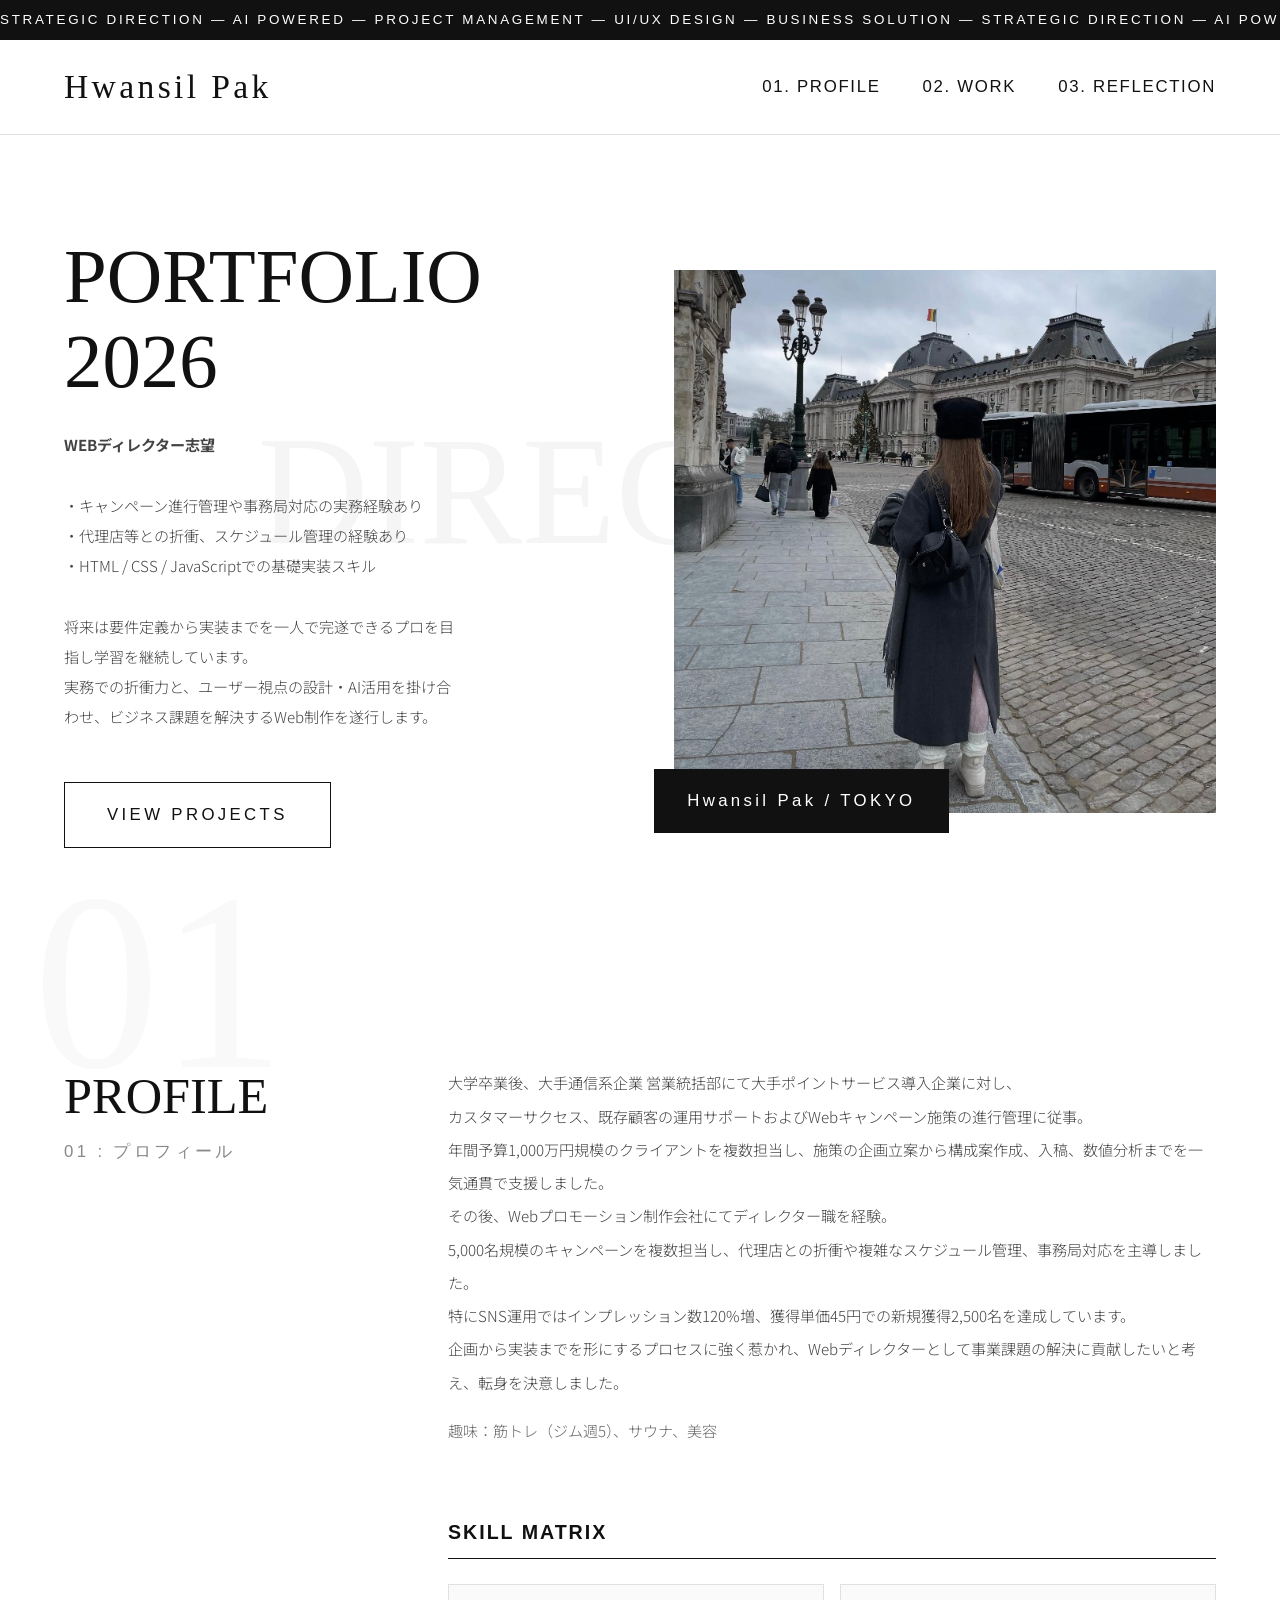
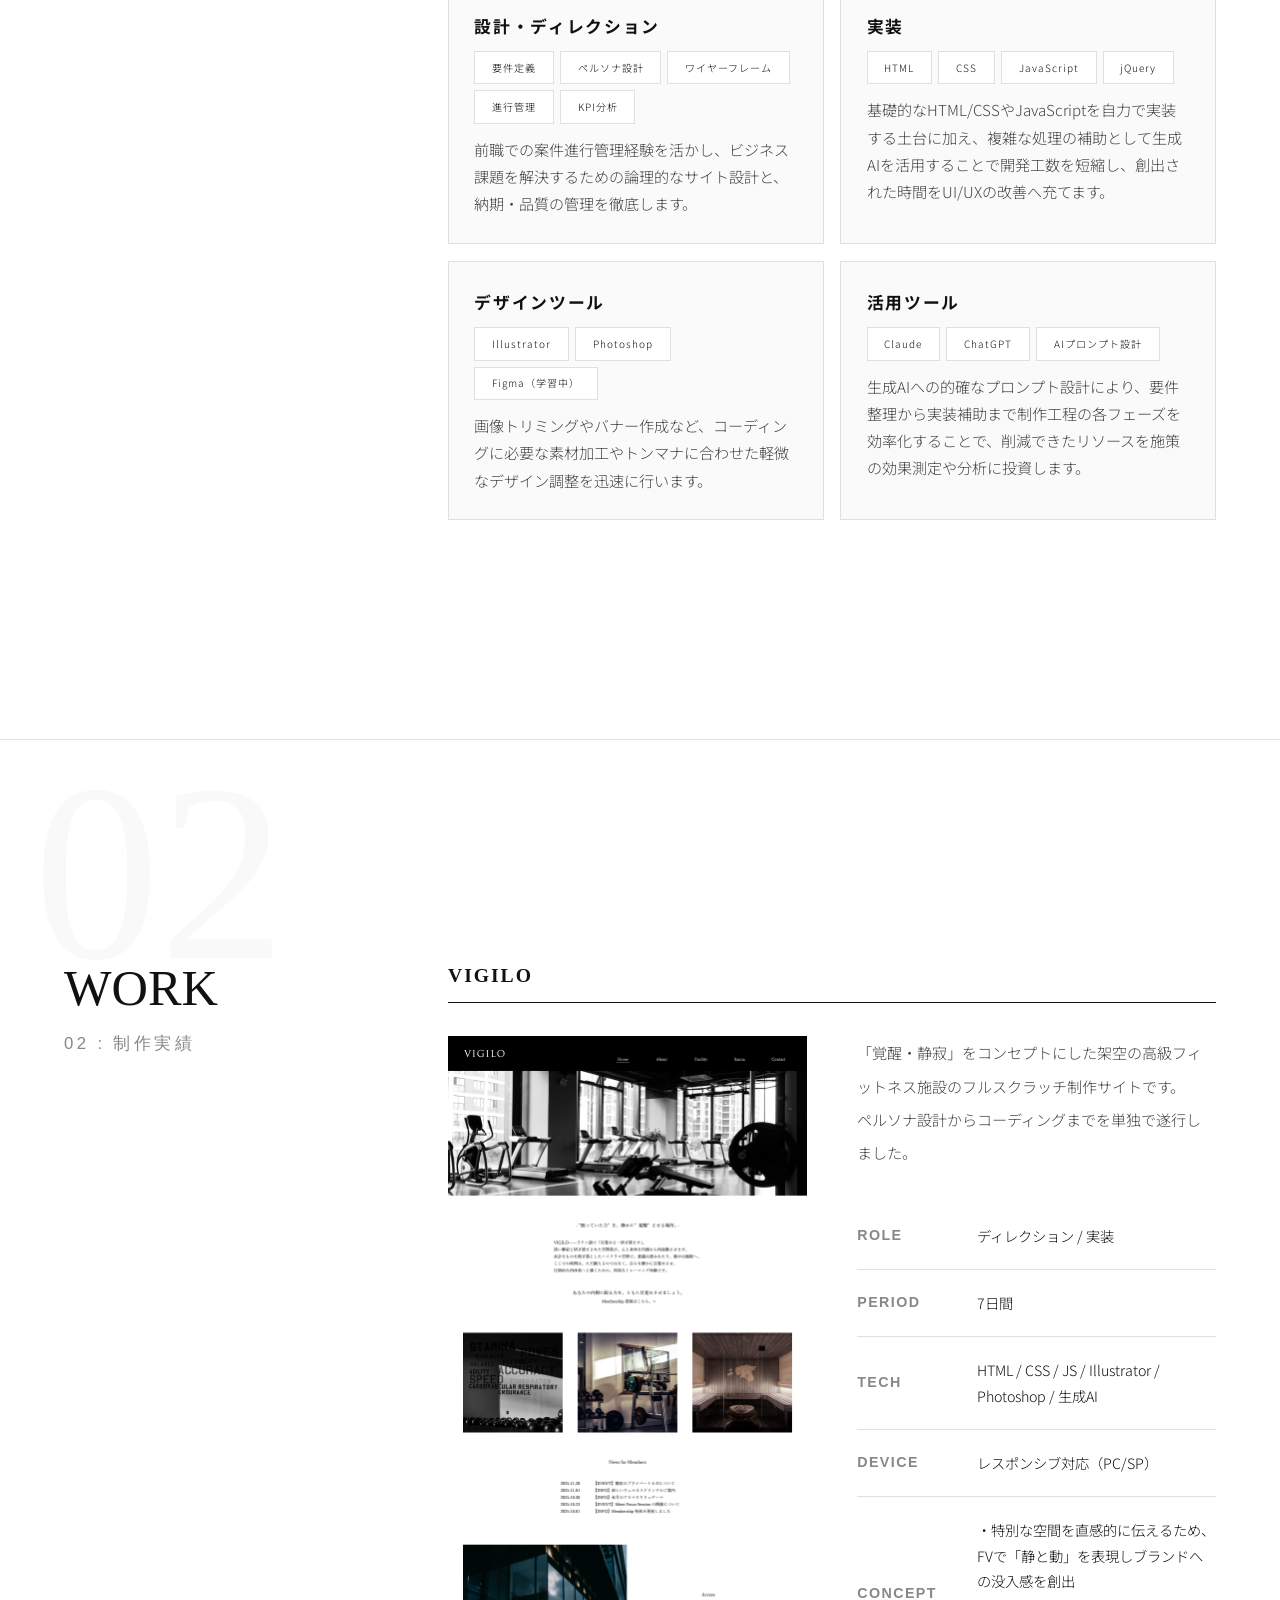
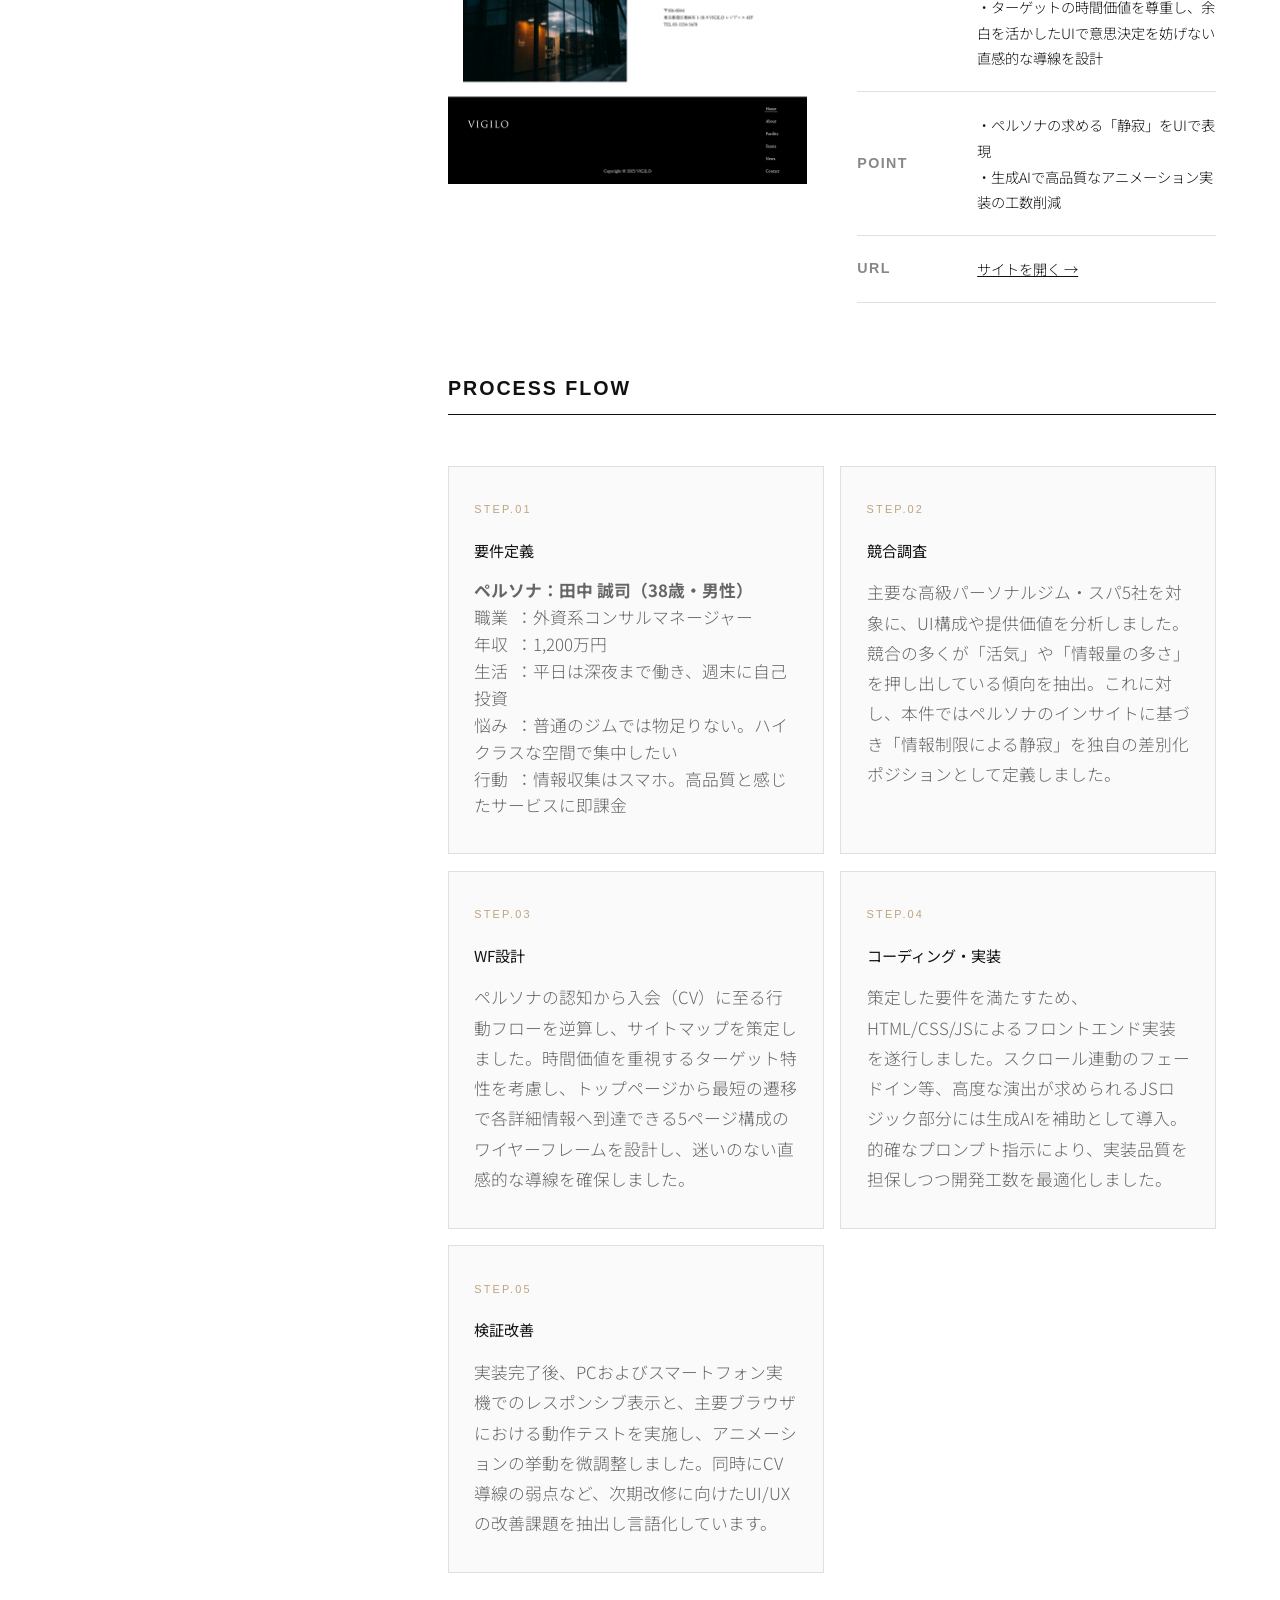
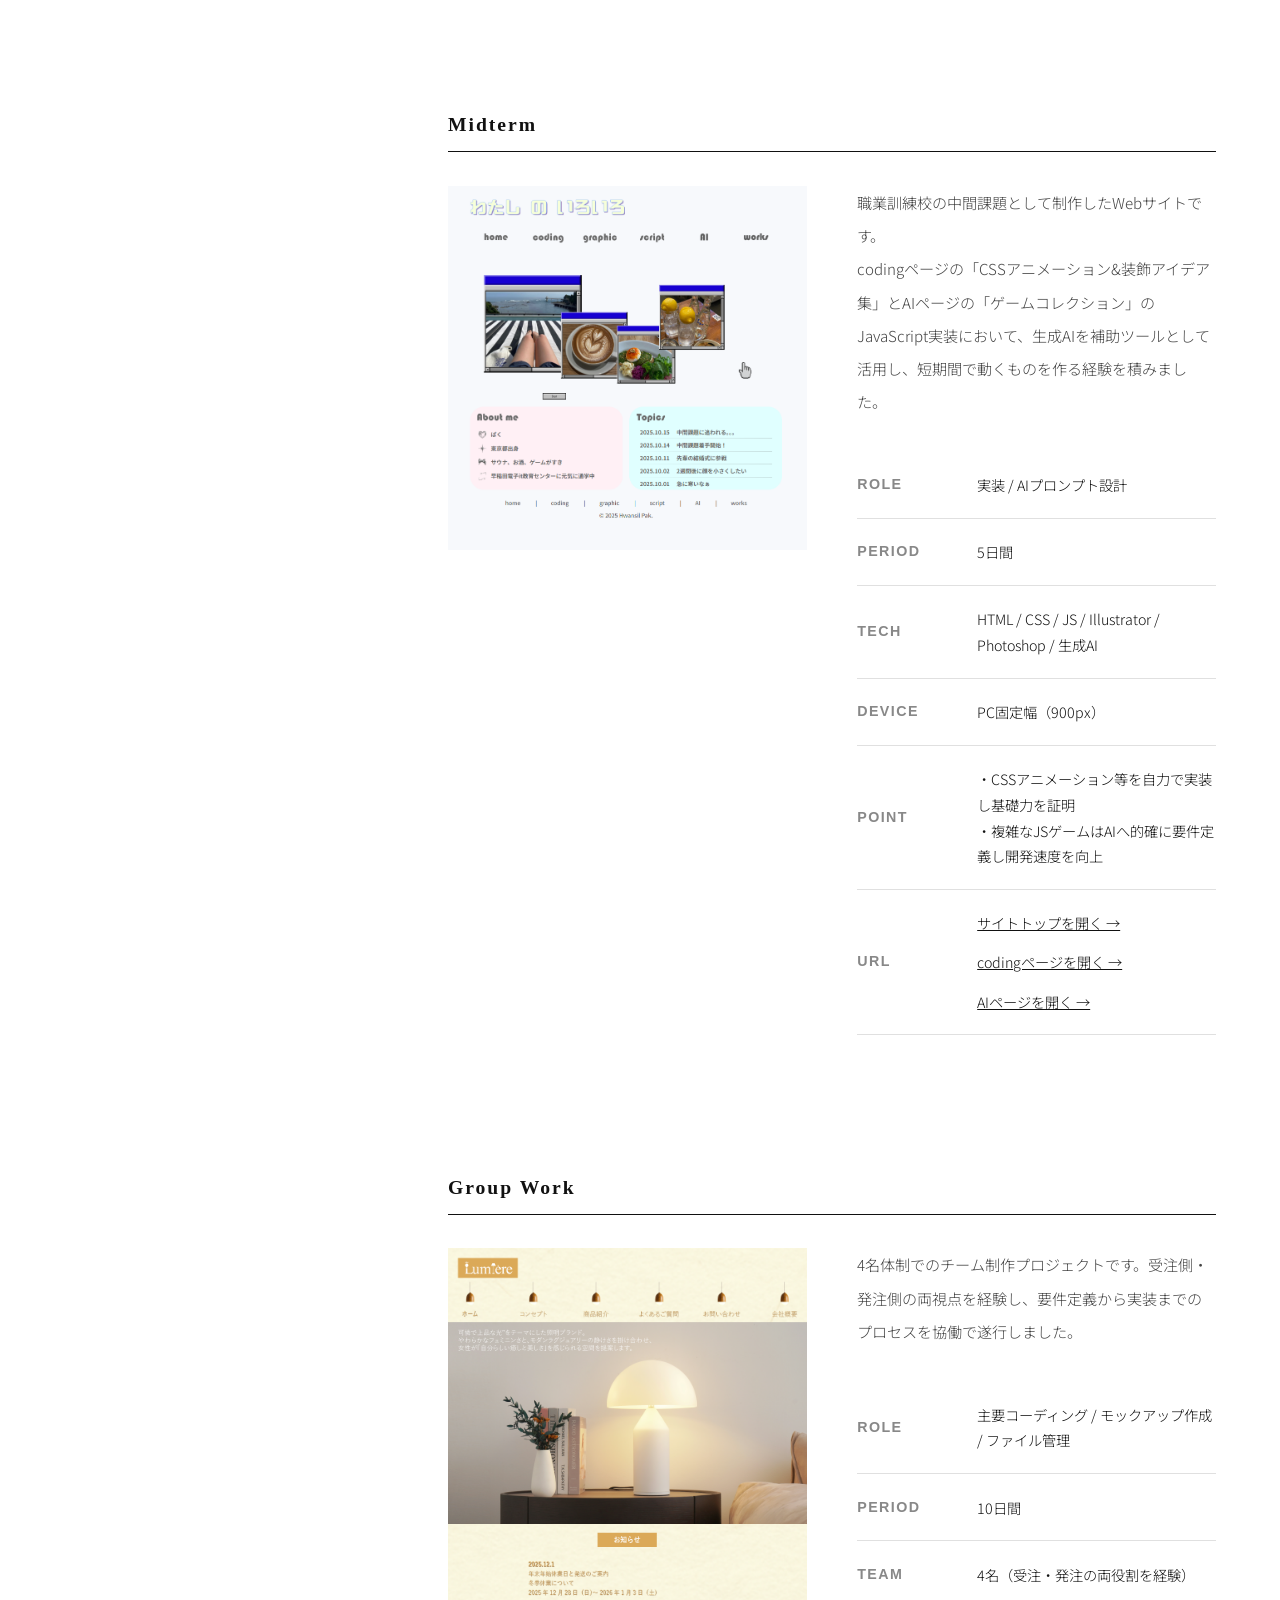
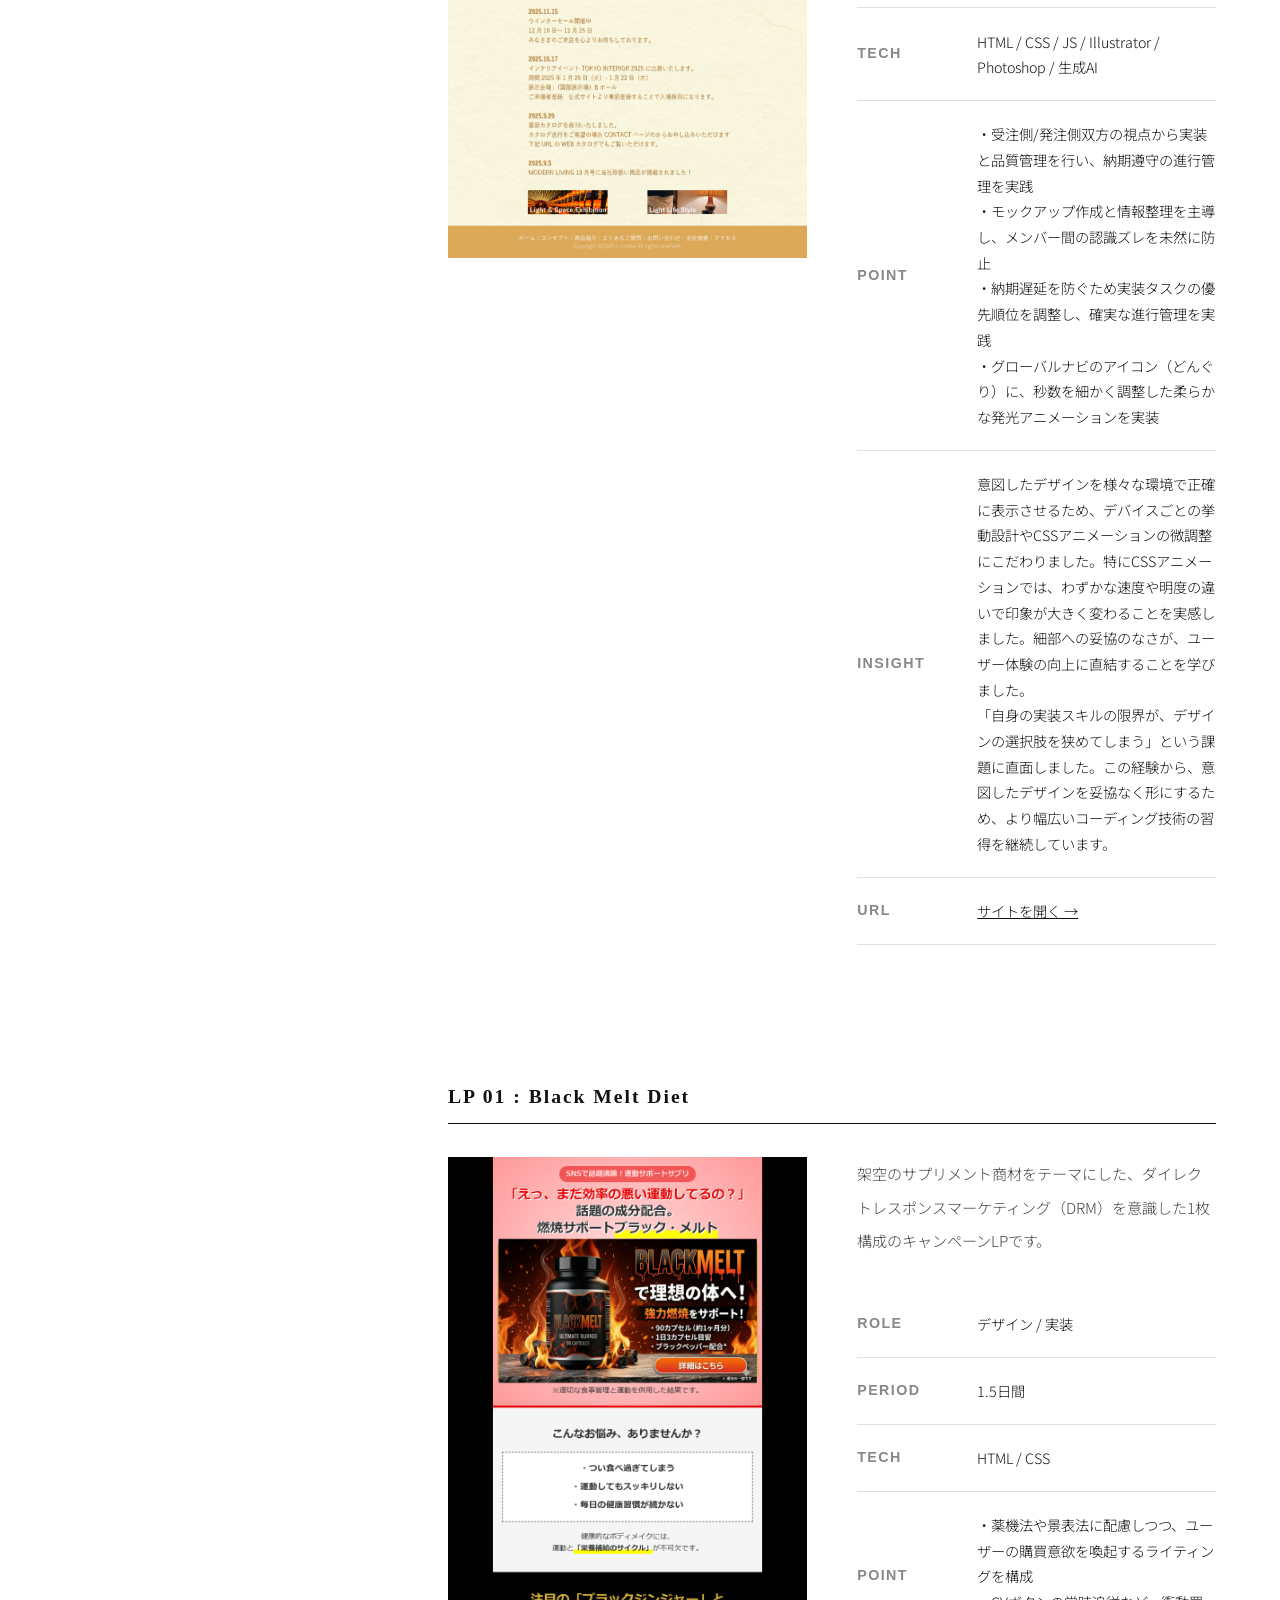
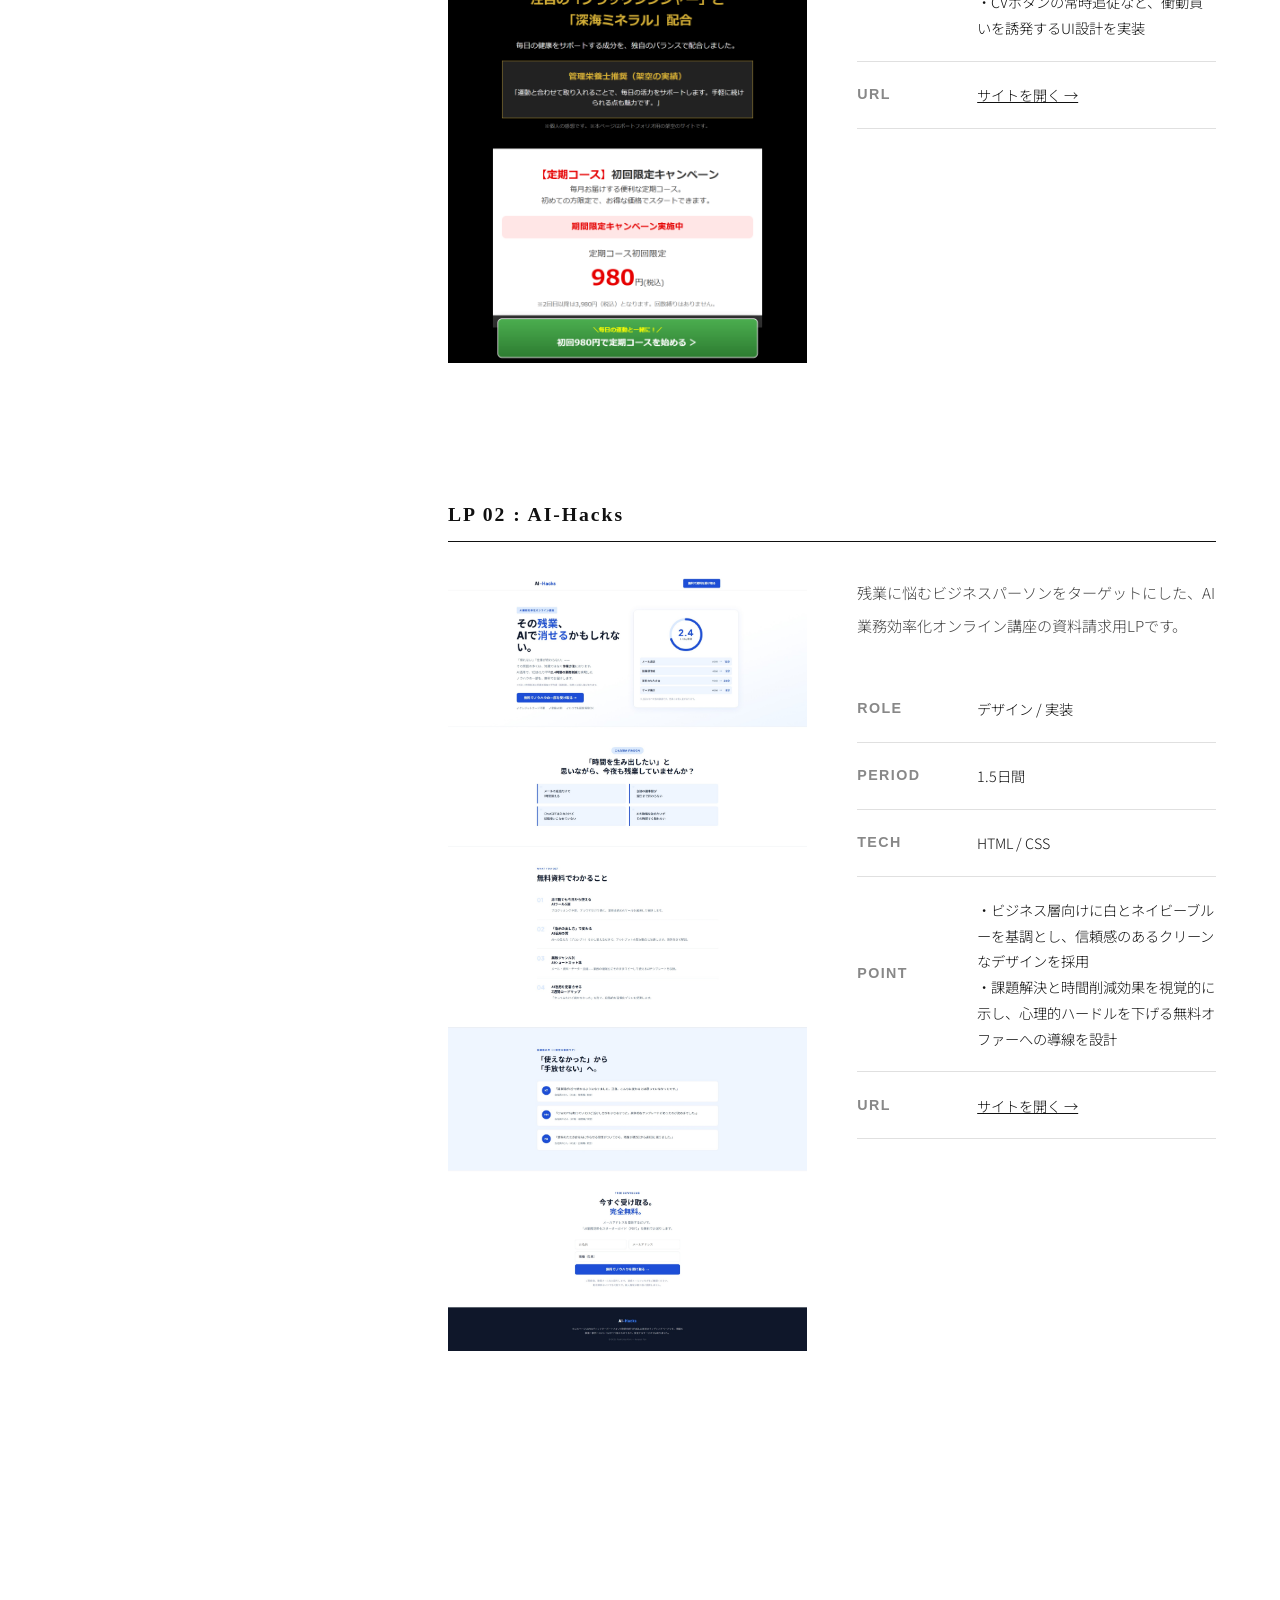
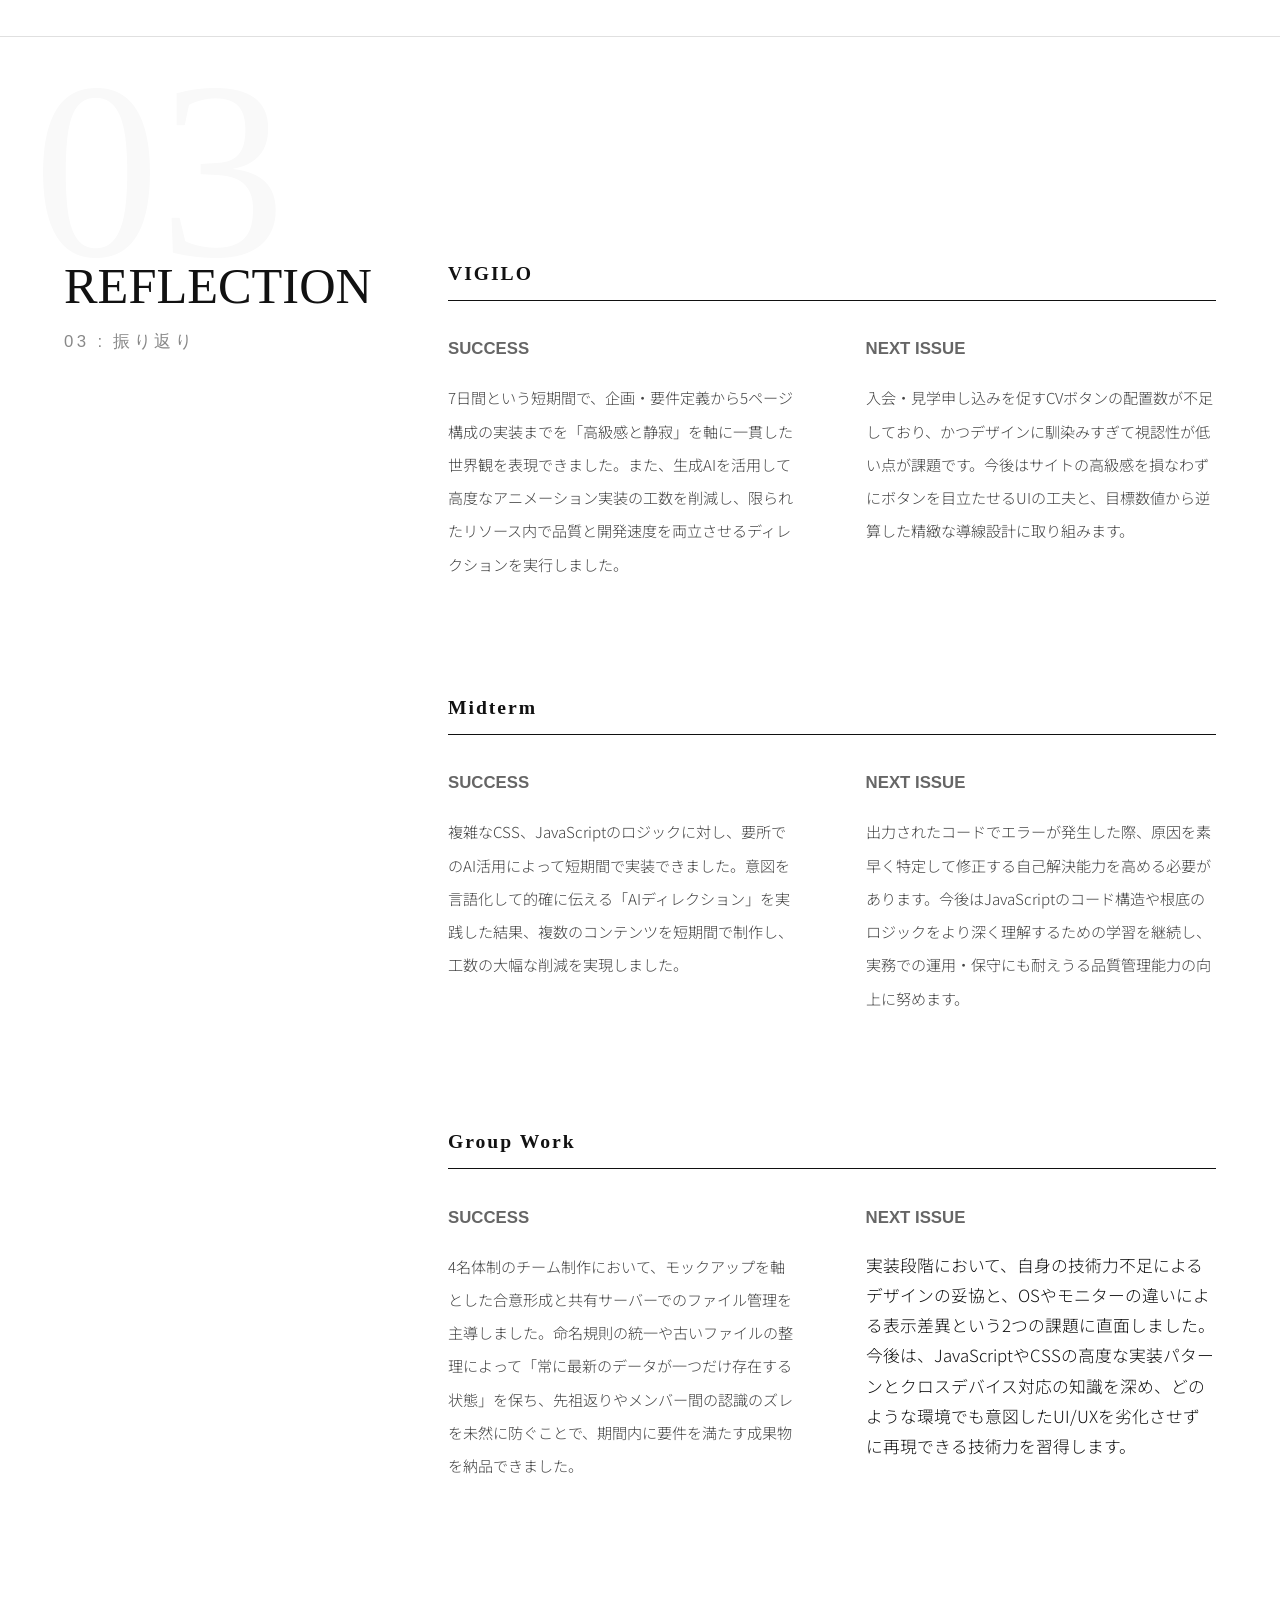
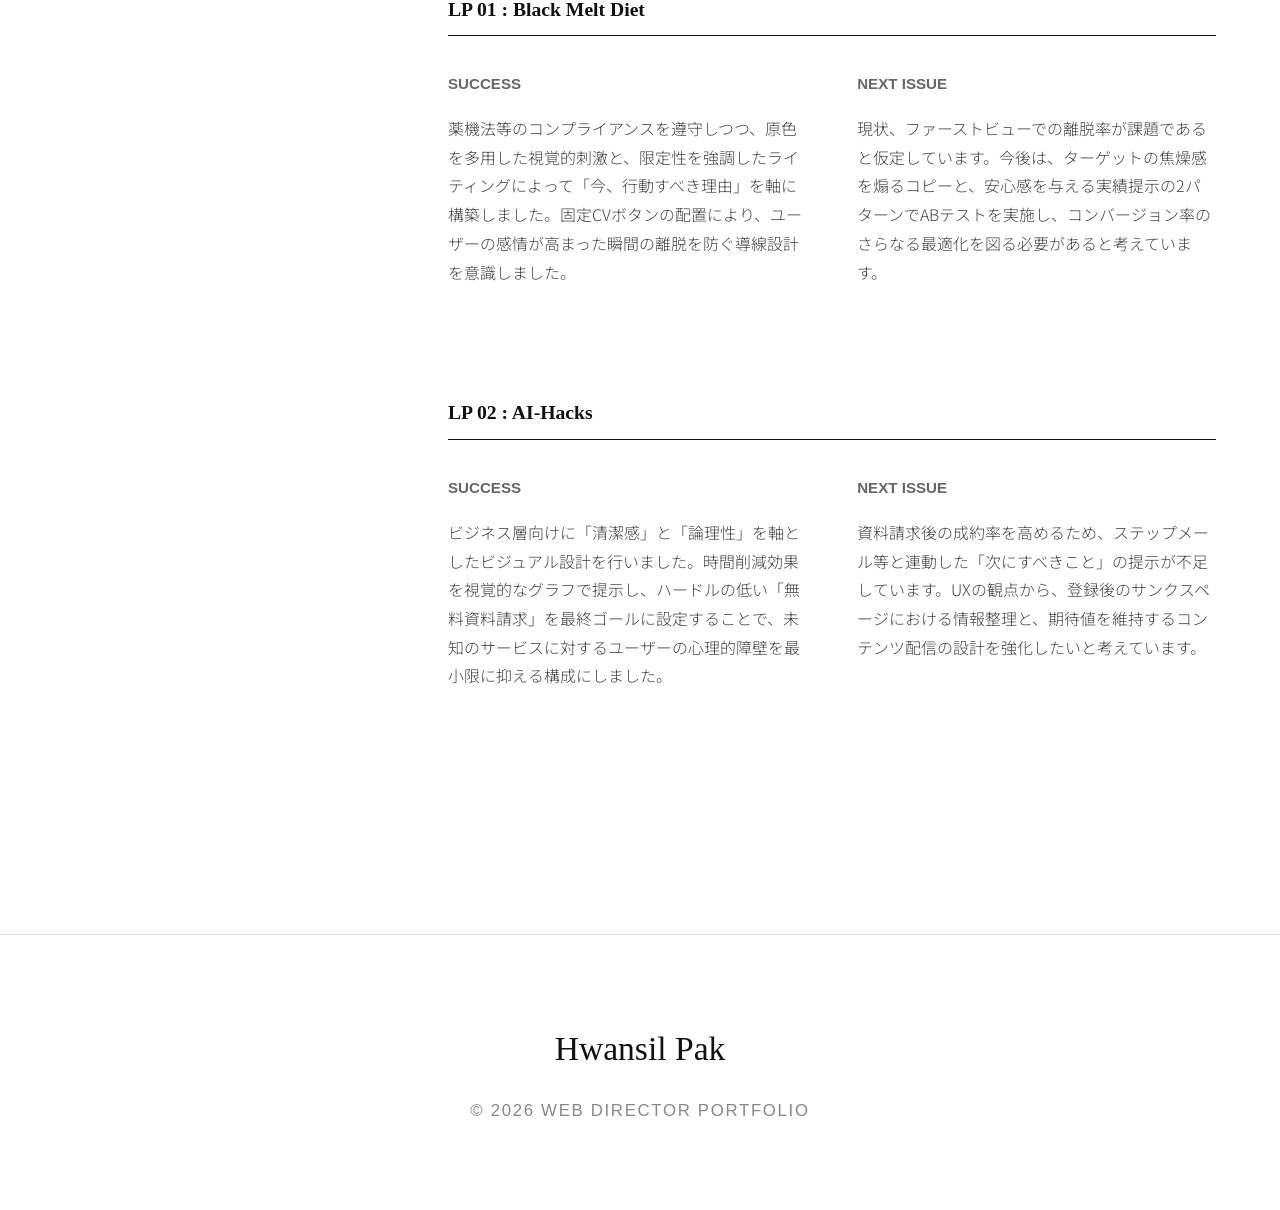
<file: index.html>
<!DOCTYPE html>
<html lang="ja">
<head>
<meta charset="UTF-8">
<meta name="viewport" content="width=device-width, initial-scale=1.0">
<title>Hwansil Pak | WEB Director Portfolio</title>
<link rel="stylesheet" href="style.css">
</head>
<body>

<div class="marquee-container">
  <div class="marquee-text">
    STRATEGIC DIRECTION — AI POWERED — PROJECT MANAGEMENT — UI/UX DESIGN — BUSINESS SOLUTION — 
    STRATEGIC DIRECTION — AI POWERED — PROJECT MANAGEMENT — UI/UX DESIGN — BUSINESS SOLUTION — 
  </div>
</div>

<nav>
  <a href="#" class="nav-logo en-serif">Hwansil Pak</a>
  <ul class="nav-links en-sans">
    <li><a href="#keyword01">01. Profile</a></li>
    <li><a href="#keyword02">02. Work</a></li>
    <li><a href="#keyword03">03. Reflection</a></li>
  </ul>
</nav>

<section class="hero">
  <div class="hero-bg-text en-serif">DIRECTOR</div>
  <div class="hero-grid">
    <div class="hero-left">
      <h1 class="en-serif">PORTFOLIO<br>2026</h1>
      <p style="margin-bottom: 3rem; line-height: 2;">
        <strong>WEBディレクター志望</strong><br><br>
        ・キャンペーン進行管理や事務局対応の実務経験あり<br>
        ・代理店等との折衝、スケジュール管理の経験あり<br>
        ・HTML / CSS / JavaScriptでの基礎実装スキル<br><br>
        将来は要件定義から実装までを一人で完遂できるプロを目指し学習を継続しています。<br>
        実務での折衝力と、ユーザー視点の設計・AI活用を掛け合わせ、ビジネス課題を解決するWeb制作を遂行します。
      </p>
      <a href="#keyword02" class="hero-btn en-sans">View Projects</a>
    </div>
    <div class="hero-right">
      <div class="img-placeholder">
        <img src="images/profile.jpg" alt="profileimage">
      </div>
      <div class="hero-tag en-sans">Hwansil Pak / TOKYO</div>
    </div>
  </div>
</section>

<section class="fashion-sec" id="keyword01">
  <div class="bg-num en-serif">01</div>
  <div class="sec-inner">
    <div class="sec-title">
      <h2 class="en-serif">PROFILE</h2>
      <span class="en-sans">01 : プロフィール</span>
    </div>
    
    <div>
      <div style="margin-bottom: 4rem;">
        <p class="phil-text">
          大学卒業後、大手通信系企業 営業統括部にて大手ポイントサービス導入企業に対し、<br>
          カスタマーサクセス、既存顧客の運用サポートおよびWebキャンペーン施策の進行管理に従事。<br>
          年間予算1,000万円規模のクライアントを複数担当し、施策の企画立案から構成案作成、入稿、数値分析までを一気通貫で支援しました。<br>
          その後、Webプロモーション制作会社にてディレクター職を経験。<br>
          5,000名規模のキャンペーンを複数担当し、代理店との折衝や複雑なスケジュール管理、事務局対応を主導しました。<br>
          特にSNS運用ではインプレッション数120%増、獲得単価45円での新規獲得2,500名を達成しています。<br>
          企画から実装までを形にするプロセスに強く惹かれ、Webディレクターとして事業課題の解決に貢献したいと考え、転身を決意しました。<br>
          <span style="display:block; margin-top:1em; color:#666;">趣味：筋トレ（ジム週5）、サウナ、美容</span>
        </p>
      </div>
      
      <div>
        <h3 class="en-sans" style="letter-spacing: 0.1em; border-bottom: 1px solid var(--ink); padding-bottom: 0.5rem;">SKILL MATRIX</h3>
        <div style="display:grid; grid-template-columns: repeat(auto-fit, minmax(280px, 1fr)); gap:1rem; margin-top:1.5rem;">

          <div class="process-box" style="padding:1.5rem;">
            <p style="font-weight:bold; letter-spacing:0.1em; margin:0 0 10px; color:var(--ink);">設計・ディレクション</p>
            <div style="display:flex; flex-wrap:wrap; gap:6px; margin-bottom:12px;">
              <span class="chip">要件定義</span>
              <span class="chip">ペルソナ設計</span>
              <span class="chip">ワイヤーフレーム</span>
              <span class="chip">進行管理</span>
              <span class="chip">KPI分析</span>
            </div>
            <p class="phil-text" style="line-height:1.8; margin:0;">
              前職での案件進行管理経験を活かし、ビジネス課題を解決するための論理的なサイト設計と、納期・品質の管理を徹底します。
            </p>
          </div>

          <div class="process-box" style="padding:1.5rem;">
            <p style="font-weight:bold; letter-spacing:0.1em; margin:0 0 10px; color:var(--ink);">実装</p>
            <div style="display:flex; flex-wrap:wrap; gap:6px; margin-bottom:12px;">
              <span class="chip">HTML</span>
              <span class="chip">CSS</span>
              <span class="chip">JavaScript</span>
              <span class="chip">jQuery</span>
            </div>
            <p class="phil-text" style="line-height:1.8; margin:0;">
              基礎的なHTML/CSSやJavaScriptを自力で実装する土台に加え、複雑な処理の補助として生成AIを活用することで開発工数を短縮し、創出された時間をUI/UXの改善へ充てます。
            </p>
          </div>

          <div class="process-box" style="padding:1.5rem;">
            <p style="font-weight:bold; letter-spacing:0.1em; margin:0 0 10px; color:var(--ink);">デザインツール</p>
            <div style="display:flex; flex-wrap:wrap; gap:6px; margin-bottom:12px;">              
              <span class="chip">Illustrator</span>
              <span class="chip">Photoshop</span>
              <span class="chip">Figma（学習中）</span>
            </div>
            <p class="phil-text" style="line-height:1.8; margin:0;">
              画像トリミングやバナー作成など、コーディングに必要な素材加工やトンマナに合わせた軽微なデザイン調整を迅速に行います。
            </p>
          </div>

          <div class="process-box" style="padding:1.5rem;">
            <p style="font-weight:bold; letter-spacing:0.1em; margin:0 0 10px; color:var(--ink);">活用ツール</p>
            <div style="display:flex; flex-wrap:wrap; gap:6px; margin-bottom:12px;">
              <span class="chip">Claude</span>
              <span class="chip">ChatGPT</span>
              <span class="chip">AIプロンプト設計</span>
            </div>
            <p class="phil-text" style="line-height:1.8; margin:0;">
              生成AIへの的確なプロンプト設計により、要件整理から実装補助まで制作工程の各フェーズを効率化することで、削減できたリソースを施策の効果測定や分析に投資します。
            </p>
          </div>

        </div>
      </div>
    </div>
  </div>
</section>

<section class="fashion-sec" id="keyword02">
  <div class="bg-num en-serif">02</div>
  <div class="sec-inner">
    <div class="sec-title">
      <h2 class="en-serif">WORK</h2>
      <span class="en-sans"> 02 : 制作実績</span>
    </div>
    <div>
      <h3 class="en-serif" style="letter-spacing: 0.1em; border-bottom: 1px solid var(--ink); padding-bottom: 0.5rem; margin-bottom: 2rem;">VIGILO</h3>
      <div class="work-grid">
        <div class="img-placeholder">
          <img src="images/comp.png" alt="profileimage">
        </div>
        <div class="work-info">
          <p class="phil-text">「覚醒・静寂」をコンセプトにした架空の高級フィットネス施設のフルスクラッチ制作サイトです。<br>
          ペルソナ設計からコーディングまでを単独で遂行しました。</p>
          <table>
            <tr><th class="en-sans">ROLE</th><td>ディレクション / 実装</td></tr>
            <tr><th class="en-sans">PERIOD</th><td>7日間</td></tr>
            <tr><th class="en-sans">TECH</th><td>HTML / CSS / JS / Illustrator / Photoshop / 生成AI</td></tr>
            <tr><th class="en-sans">DEVICE</th><td>レスポンシブ対応（PC/SP）</td></tr>
            <tr><th class="en-sans">CONCEPT</th><td>・特別な空間を直感的に伝えるため、FVで「静と動」を表現しブランドへの没入感を創出<br>・ターゲットの時間価値を尊重し、余白を活かしたUIで意思決定を妨げない直感的な導線を設計</td></tr>
            <tr><th class="en-sans">POINT</th><td>・ペルソナの求める「静寂」をUIで表現<br>・生成AIで高品質なアニメーション実装の工数削減</td></tr>
            <tr><th class="en-sans">URL</th><td><a href="https://portfolio-one-zeta-1lyosfmasb.vercel.app/" target="_blank" rel="noopener noreferrer" style="color:#111;">サイトを開く →</a></td></tr>
          </table>
        </div>
      </div>
      <h3 class="en-sans" style="letter-spacing: 0.1em; border-bottom: 1px solid var(--ink); padding-bottom: 0.5rem;">PROCESS FLOW</h3>
      <div class="process-flow">
        <div class="process-box">
          <span class="p-num en-sans">STEP.01</span>
          <h4 class="p-title">要件定義</h4>
          <div class="p-desc" style="line-height: 1.6;">
            <strong>ペルソナ：田中 誠司（38歳・男性）</strong><br>
            <span style="display:inline-block; width:2.5em;">職業</span>：外資系コンサルマネージャー<br>
            <span style="display:inline-block; width:2.5em;">年収</span>：1,200万円<br>
            <span style="display:inline-block; width:2.5em;">生活</span>：平日は深夜まで働き、週末に自己投資<br>
            <span style="display:inline-block; width:2.5em;">悩み</span>：普通のジムでは物足りない。ハイクラスな空間で集中したい<br>
            <span style="display:inline-block; width:2.5em;">行動</span>：情報収集はスマホ。高品質と感じたサービスに即課金
          </div>
        </div>
        <div class="process-box">
          <span class="p-num en-sans">STEP.02</span>
          <h4 class="p-title">競合調査</h4>
          <p class="p-desc">主要な高級パーソナルジム・スパ5社を対象に、UI構成や提供価値を分析しました。競合の多くが「活気」や「情報量の多さ」を押し出している傾向を抽出。これに対し、本件ではペルソナのインサイトに基づき「情報制限による静寂」を独自の差別化ポジションとして定義しました。</p>
        </div>
        <div class="process-box">
          <span class="p-num en-sans">STEP.03</span>
          <h4 class="p-title">WF設計</h4>
          <p class="p-desc">ペルソナの認知から入会（CV）に至る行動フローを逆算し、サイトマップを策定しました。時間価値を重視するターゲット特性を考慮し、トップページから最短の遷移で各詳細情報へ到達できる5ページ構成のワイヤーフレームを設計し、迷いのない直感的な導線を確保しました。</p>
        </div>
        <div class="process-box">
          <span class="p-num en-sans">STEP.04</span>
          <h4 class="p-title">コーディング・実装</h4>
          <p class="p-desc">策定した要件を満たすため、HTML/CSS/JSによるフロントエンド実装を遂行しました。スクロール連動のフェードイン等、高度な演出が求められるJSロジック部分には生成AIを補助として導入。的確なプロンプト指示により、実装品質を担保しつつ開発工数を最適化しました。</p>
        </div>
        <div class="process-box">
          <span class="p-num en-sans">STEP.05</span>
          <h4 class="p-title">検証改善</h4>
          <p class="p-desc">実装完了後、PCおよびスマートフォン実機でのレスポンシブ表示と、主要ブラウザにおける動作テストを実施し、アニメーションの挙動を微調整しました。同時にCV導線の弱点など、次期改修に向けたUI/UXの改善課題を抽出し言語化しています。</p>
        </div>
      </div>
      <h3 class="en-serif" style="letter-spacing: 0.1em; border-bottom: 1px solid var(--ink); padding-bottom: 0.5rem; margin-bottom: 2rem; margin-top: 8rem;">Midterm</h3>
      <div class="work-grid">
        <div class="img-placeholder">
          <img src="images/midterm_comp.png" alt="profileimage">
        </div>
        <div class="work-info">
          <p class="phil-text">職業訓練校の中間課題として制作したWebサイトです。<br>
          codingページの「CSSアニメーション&装飾アイデア集」とAIページの「ゲームコレクション」のJavaScript実装において、生成AIを補助ツールとして活用し、短期間で動くものを作る経験を積みました。</p>
          <table>
            <tr><th class="en-sans">ROLE</th><td>実装 / AIプロンプト設計</td></tr>
            <tr><th class="en-sans">PERIOD</th><td>5日間</td></tr>
            <tr><th class="en-sans">TECH</th><td>HTML / CSS / JS / Illustrator / Photoshop / 生成AI</td></tr>
            <tr><th class="en-sans">DEVICE</th><td>PC固定幅（900px）</td></tr>
            <tr><th class="en-sans">POINT</th><td>・CSSアニメーション等を自力で実装し基礎力を証明<br>・複雑なJSゲームはAIへ的確に要件定義し開発速度を向上</td></tr>
            <tr><th class="en-sans">URL</th><td>
              <a href="https://432shp.github.io/midterm/" target="_blank" rel="noopener noreferrer" style="color:#111;">サイトトップを開く →</a><br>
              <a href="https://432shp.github.io/midterm/coding/" target="_blank" rel="noopener noreferrer" style="color:#111; display:inline-block; margin-top:0.8rem;">codingページを開く →</a><br>
              <a href="https://432shp.github.io/midterm/ai/" target="_blank" rel="noopener noreferrer" style="color:#111; display:inline-block; margin-top:0.8rem;">AIページを開く →</a>
            </td></tr>
          </table>
        </div>
      </div>
      <h3 class="en-serif" style="letter-spacing: 0.1em; border-bottom: 1px solid var(--ink); padding-bottom: 0.5rem; margin-bottom: 2rem; margin-top: 8rem;">Group Work</h3>
      <div class="work-grid">
        <div class="img-placeholder">
          <img src="images/group_comp.png" alt="groupwork">
        </div>
        <div class="work-info">
          <p class="phil-text">4名体制でのチーム制作プロジェクトです。受注側・発注側の両視点を経験し、要件定義から実装までのプロセスを協働で遂行しました。</p>
          <table>
            <tr><th class="en-sans">ROLE</th><td>主要コーディング / モックアップ作成 / ファイル管理</td></tr>
            <tr><th class="en-sans">PERIOD</th><td>10日間</td></tr>
            <tr><th class="en-sans">TEAM</th><td>4名（受注・発注の両役割を経験）</td></tr>
            <tr><th class="en-sans">TECH</th><td>HTML / CSS / JS / Illustrator / Photoshop / 生成AI</td></tr>
            <tr><th class="en-sans">POINT</th><td>
              ・受注側/発注側双方の視点から実装と品質管理を行い、納期遵守の進行管理を実践<br>
              ・モックアップ作成と情報整理を主導し、メンバー間の認識ズレを未然に防止<br>
              ・納期遅延を防ぐため実装タスクの優先順位を調整し、確実な進行管理を実践<br>
              ・グローバルナビのアイコン（どんぐり）に、秒数を細かく調整した柔らかな発光アニメーションを実装<br>
            </td></tr>
            <tr><th class="en-sans">INSIGHT</th><td>
              意図したデザインを様々な環境で正確に表示させるため、デバイスごとの挙動設計やCSSアニメーションの微調整にこだわりました。特にCSSアニメーションでは、わずかな速度や明度の違いで印象が大きく変わることを実感しました。細部への妥協のなさが、ユーザー体験の向上に直結することを学びました。<br>
              「自身の実装スキルの限界が、デザインの選択肢を狭めてしまう」という課題に直面しました。この経験から、意図したデザインを妥協なく形にするため、より幅広いコーディング技術の習得を継続しています。
            </td></tr>
            <tr><th class="en-sans">URL</th><td><a href="https://432shp.github.io/groupwork/" target="_blank" rel="noopener noreferrer" style="color:#111;">サイトを開く →</a></td></tr>
          </table>
        </div>
      </div>
      <h3 class="en-serif" style="letter-spacing: 0.1em; border-bottom: 1px solid var(--ink); padding-bottom: 0.5rem; margin-bottom: 2rem; margin-top: 8rem;">LP 01 : Black Melt Diet</h3>
      <div class="work-grid">
        <div class="img-placeholder" style="height: auto;">
          <img src="images/blackmelt_comp.png" alt="Black Melt Diet LP">
        </div>
        <div class="work-info">
          <p class="phil-text">架空のサプリメント商材をテーマにした、ダイレクトレスポンスマーケティング（DRM）を意識した1枚構成のキャンペーンLPです。</p>
          <table>
            <tr><th class="en-sans">ROLE</th><td>デザイン / 実装</td></tr>
            <tr><th class="en-sans">PERIOD</th><td>1.5日間</td></tr>
            <tr><th class="en-sans">TECH</th><td>HTML / CSS</td></tr>
            <tr><th class="en-sans">POINT</th><td>
              ・薬機法や景表法に配慮しつつ、ユーザーの購買意欲を喚起するライティングを構成<br>
              ・CVボタンの常時追従など、衝動買いを誘発するUI設計を実装
            </td></tr>
            <tr><th class="en-sans">URL</th><td><a href="https://432shp.github.io/blackmelt/" target="_blank" rel="noopener noreferrer" style="color:#111;">サイトを開く →</a></td></tr>
          </table>
        </div>
      </div>

      <h3 class="en-serif" style="letter-spacing: 0.1em; border-bottom: 1px solid var(--ink); padding-bottom: 0.5rem; margin-bottom: 2rem; margin-top: 8rem;">LP 02 : AI-Hacks</h3>
      <div class="work-grid">
        <div class="img-placeholder" style="height: auto;">
          <img src="images/aihacks_comp.jpeg" alt="AI-Hacks LP">
        </div>
        <div class="work-info">
          <p class="phil-text">残業に悩むビジネスパーソンをターゲットにした、AI業務効率化オンライン講座の資料請求用LPです。</p>
          <table>
            <tr><th class="en-sans">ROLE</th><td>デザイン / 実装</td></tr>
            <tr><th class="en-sans">PERIOD</th><td>1.5日間</td></tr>
            <tr><th class="en-sans">TECH</th><td>HTML / CSS</td></tr>
            <tr><th class="en-sans">POINT</th><td>
              ・ビジネス層向けに白とネイビーブルーを基調とし、信頼感のあるクリーンなデザインを採用<br>
              ・課題解決と時間削減効果を視覚的に示し、心理的ハードルを下げる無料オファーへの導線を設計
            </td></tr>
            <tr><th class="en-sans">URL</th><td><a href="https://432shp.github.io/aihacks/" target="_blank" rel="noopener noreferrer" style="color:#111;">サイトを開く →</a></td></tr>
          </table>
        </div>
      </div>
    </div>
  </div>
</section>

<section class="fashion-sec" id="keyword03">
  <div class="bg-num en-serif">03</div>
  <div class="sec-inner">
    <div class="sec-title">
      <h2 class="en-serif">REFLECTION</h2>
      <span class="en-sans"> 03 : 振り返り</span>
    </div>
    <div>
      <h3 class="en-serif" style="letter-spacing: 0.1em; border-bottom: 1px solid var(--ink); padding-bottom: 0.5rem; margin-bottom: 2rem;">VIGILO</h3>
      <div class="phil-content" style="margin-bottom: 5rem;">
        <div>
          <h4 class="en-sans" style="margin-bottom: 1rem;">SUCCESS</h4>
          <p class="phil-text">7日間という短期間で、企画・要件定義から5ページ構成の実装までを「高級感と静寂」を軸に一貫した世界観を表現できました。また、生成AIを活用して高度なアニメーション実装の工数を削減し、限られたリソース内で品質と開発速度を両立させるディレクションを実行しました。</p>
        </div>
        <div>
          <h4 class="en-sans" style="margin-bottom: 1rem;">NEXT ISSUE</h4>
          <p class="phil-text">入会・見学申し込みを促すCVボタンの配置数が不足しており、かつデザインに馴染みすぎて視認性が低い点が課題です。今後はサイトの高級感を損なわずにボタンを目立たせるUIの工夫と、目標数値から逆算した精緻な導線設計に取り組みます。</p>
        </div>
      </div>

      <h3 class="en-serif" style="letter-spacing: 0.1em; border-bottom: 1px solid var(--ink); padding-bottom: 0.5rem; margin-bottom: 2rem;">Midterm</h3>
      <div class="phil-content" style="margin-bottom: 5rem;">
        <div>
          <h4 class="en-sans" style="margin-bottom: 1rem;">SUCCESS</h4>
          <p class="phil-text">複雑なCSS、JavaScriptのロジックに対し、要所でのAI活用によって短期間で実装できました。意図を言語化して的確に伝える「AIディレクション」を実践した結果、複数のコンテンツを短期間で制作し、工数の大幅な削減を実現しました。
          </p>
        </div>
        <div>
          <h4 class="en-sans" style="margin-bottom: 1rem;">NEXT ISSUE</h4>
          <p class="phil-text">出力されたコードでエラーが発生した際、原因を素早く特定して修正する自己解決能力を高める必要があります。今後はJavaScriptのコード構造や根底のロジックをより深く理解するための学習を継続し、実務での運用・保守にも耐えうる品質管理能力の向上に努めます。</p>
        </div>
      </div>

      <h3 class="en-serif" style="letter-spacing: 0.1em; border-bottom: 1px solid var(--ink); padding-bottom: 0.5rem; margin-bottom: 2rem;">Group Work</h3>
      <div class="phil-content">
        <div>
          <h4 class="en-sans" style="margin-bottom: 1rem;">SUCCESS</h4>
          <p class="phil-text">4名体制のチーム制作において、モックアップを軸とした合意形成と共有サーバーでのファイル管理を主導しました。命名規則の統一や古いファイルの整理によって「常に最新のデータが一つだけ存在する状態」を保ち、先祖返りやメンバー間の認識のズレを未然に防ぐことで、期間内に要件を満たす成果物を納品できました。</p>
        </div>
        <div>
          <h4 class="en-sans" style="margin-bottom: 1rem;">NEXT ISSUE</h4>実装段階において、自身の技術力不足によるデザインの妥協と、OSやモニターの違いによる表示差異という2つの課題に直面しました。今後は、JavaScriptやCSSの高度な実装パターンとクロスデバイス対応の知識を深め、どのような環境でも意図したUI/UXを劣化させずに再現できる技術力を習得します。</p>
        </div>
      </div>

      <div class="ref-item" style="margin-top: 5rem;">
        <h3 class="en-serif" style="border-bottom: 1px solid var(--ink); padding-bottom: 0.5rem; margin-bottom: 2rem;">LP 01 : Black Melt Diet</h3>
        <div class="ref-grid" style="display: grid; grid-template-columns: 1fr 1fr; gap: 3rem;">
          <div>
            <h4 class="en-sans" style="font-size: 0.9rem; color: #666; margin-bottom: 1rem;">SUCCESS</h4>
            <p class="phil-text" style="font-size: 0.95rem; line-height: 1.8;">
              薬機法等のコンプライアンスを遵守しつつ、原色を多用した視覚的刺激と、限定性を強調したライティングによって「今、行動すべき理由」を軸に構築しました。固定CVボタンの配置により、ユーザーの感情が高まった瞬間の離脱を防ぐ導線設計を意識しました。
            </p>
          </div>
          <div>
            <h4 class="en-sans" style="font-size: 0.9rem; color: #666; margin-bottom: 1rem;">NEXT ISSUE</h4>
            <p class="phil-text" style="font-size: 0.95rem; line-height: 1.8;">
              現状、ファーストビューでの離脱率が課題であると仮定しています。今後は、ターゲットの焦燥感を煽るコピーと、安心感を与える実績提示の2パターンでABテストを実施し、コンバージョン率のさらなる最適化を図る必要があると考えています。
            </p>
          </div>
        </div>
      </div>

      <div class="ref-item" style="margin-top: 5rem;">
        <h3 class="en-serif" style="border-bottom: 1px solid var(--ink); padding-bottom: 0.5rem; margin-bottom: 2rem;">LP 02 : AI-Hacks</h3>
        <div class="ref-grid" style="display: grid; grid-template-columns: 1fr 1fr; gap: 3rem;">
          <div>
            <h4 class="en-sans" style="font-size: 0.9rem; color: #666; margin-bottom: 1rem;">SUCCESS</h4>
            <p class="phil-text" style="font-size: 0.95rem; line-height: 1.8;">
              ビジネス層向けに「清潔感」と「論理性」を軸としたビジュアル設計を行いました。時間削減効果を視覚的なグラフで提示し、ハードルの低い「無料資料請求」を最終ゴールに設定することで、未知のサービスに対するユーザーの心理的障壁を最小限に抑える構成にしました。
            </p>
          </div>
          <div>
            <h4 class="en-sans" style="font-size: 0.9rem; color: #666; margin-bottom: 1rem;">NEXT ISSUE</h4>
            <p class="phil-text" style="font-size: 0.95rem; line-height: 1.8;">
              資料請求後の成約率を高めるため、ステップメール等と連動した「次にすべきこと」の提示が不足しています。UXの観点から、登録後のサンクスページにおける情報整理と、期待値を維持するコンテンツ配信の設計を強化したいと考えています。
            </p>
          </div>
        </div>
      </div>
    </div>
  </div>
</section>

<footer>
  <a href="#" class="footer-logo en-serif" style="color:var(--ink); text-decoration:none;">Hwansil Pak</a>
  <p class="footer-copy en-sans">© 2026 WEB DIRECTOR PORTFOLIO</p>
</footer>

</body>
</html>
</file>
<file: style.css>
@charset "utf-8";
@import url('https://fonts.googleapis.com/css2?family=Noto+Sans+JP:wght@300;400;500;700&display=swap');
:root {
  --ink: #111111;
  --paper: #ffffff;
  --rule: #e0e0e0;
  --accent: #bfa37e;
  --muted: #888888;
  
  /* OS標準フォントの設定 */
--font-jp: "Noto Sans JP", "Hiragino Kaku Gothic ProN", "Hiragino Sans", "Helvetica Neue", Arial, Meiryo, sans-serif;  --font-serif: "Yu Mincho", "游明朝", "Hiragino Mincho ProN", "ヒラギノ明朝 ProN W3", "Times New Roman", Times, serif;
  --font-sans: Arial, "Helvetica Neue", Helvetica, sans-serif;
}

* { box-sizing: border-box; margin: 0; padding: 0; }
html { scroll-behavior: smooth; font-size: 105%;}
body {
  background: var(--paper);
  color: var(--ink);
  font-family: var(--font-jp);
  font-weight: 300;
  line-height: 1.8;
}

/* クラスごとのフォント適用 */
.en-serif { font-family: var(--font-serif); }
.en-sans { font-family: var(--font-sans); }

/* MARQUEE (トレンド感の演出) */
.marquee-container {
  position: sticky;
  top: 0; left: 0; width: 100%; z-index: 101;
  overflow: hidden;
  background: var(--ink);
  color: var(--paper);
  height: 40px;
  align-items: center;
  display: flex;
  white-space: nowrap;
}
.marquee-text {
  font-family: var(--font-sans);
  letter-spacing: 0.2em;
  animation: scroll 20s linear infinite;
  font-size: 0.8rem;
}
@keyframes scroll {
  0% { transform: translateX(0); }
  100% { transform: translateX(-50%); }
}

/* NAV */
nav {
  display: flex;
  justify-content: space-between;
  align-items: center;
  padding: 1rem 5%;
  position: sticky;
  top: 40px; left: 0; width: 100%;
  z-index: 100;
  background: rgba(255,255,255,0.9);
  backdrop-filter: blur(8px);
  border-bottom: 1px solid var(--rule);
}
.nav-logo { font-size: 2.0rem; text-decoration: none; color: var(--ink); letter-spacing: 0.1em; }
.nav-links { display: flex; gap: 2.5rem; list-style: none; }
.nav-links a { color: var(--ink); text-decoration: none; letter-spacing: 0.1em; text-transform: uppercase; }

.nav-links a {
  transition: opacity 0.3s ease; /* 0.3秒かけて滑らかに変化 */
}
.nav-links a:hover {
  opacity: 0.5; /* マウスを乗せると半透明になる */
}
/* HERO (雑誌風レイアウト) */
  .hero {
  position: relative;
  display: flex;
  align-items: center;
  padding: 100px 5% 0;
}

.hero-bg-text {
  position: absolute;
  top: 50%; left: 50%;
  transform: translate(-50%, -50%);
  font-size: clamp(2.5rem, 12vw, 15rem);
  color: #f5f5f5;
  white-space: nowrap;
  z-index: -1;
  pointer-events: none;
}
.hero-grid {
  display: grid;
  grid-template-columns: 1fr 1fr;
  width: 100%;
  gap: 4rem;
  align-items: center;
}
.hero-left h1 { font-size: clamp(3rem, 6vw, 6rem); line-height: 1.1; margin-bottom: 1.5rem; font-weight: normal; }
.hero-left p { max-width: 400px; margin-bottom: 3rem; font-size: 0.9rem; color: #444; line-height: 2.2; }

.hero-btn {
  display: inline-block;
  border: 1px solid var(--ink);
  padding: 1rem 2.5rem;
  letter-spacing: 0.2em;
  color: var(--ink);
  text-decoration: none;
  text-transform: uppercase;
  background: transparent;
  transition: all 0.3s ease; /* アニメーションを滑らかにする設定 */
}
.hero-btn:hover {
background: var(--ink);
  color: var(--paper);
  transform: translateY(-4px); /* 上に4px浮き上がる */
  box-shadow: 0 8px 15px rgba(0, 0, 0, 0.2); /* 影をつける */
}

.hero-right { position: relative; }
.img-placeholder {
  width: 100%;
  position: relative;
  overflow: hidden; /* 追記：はみ出た部分を隠す */
}
/* 追記：画像をプレースホルダーのサイズにフィットさせる設定 */
.img-placeholder img {
  width: 100%;
  height: 100%;
  object-fit: contain; /* 画像全体を表示 */
  object-position: center top; /* 画像の中心上部を基準にトリミング */
  display: block; /* 画像の下に隙間ができないようにする */
}

.hero-tag {
  position: absolute;
  bottom: -20px; left: -20px;
  background: var(--ink); color: var(--paper);
  padding: 1rem 2rem;
  letter-spacing: 0.2em;
}

/* SECTION COMMON */
.fashion-sec {
  position: relative;
  padding: 13rem 5%;
  border-bottom: 1px solid var(--rule);
}
.bg-num {
  position: absolute;
  top: 2rem; left: 2rem;
  font-size: 15rem;
  line-height: 0.8;
  color: #f9f9f9;
  z-index: -1;
}
.sec-inner {
  display: grid;
  grid-template-columns: 300px 1fr;
  gap: 5rem;
  max-width: 1200px;
  margin: 0 auto;
}
.sec-title h2 { font-size: 3rem; margin-bottom: 0.5rem; line-height: 1.2; font-weight: normal; }
.sec-title span { color: var(--muted); letter-spacing: 0.2em; text-transform: uppercase; }

/* KEYWORD 01 : PHILOSOPHY */
.phil-content { display: grid; grid-template-columns: 1fr 1fr; gap: 4rem; }
.phil-text { font-size: 0.9rem; line-height: 2.2; color: #444; margin-bottom: 1.5rem; }
.skill-list { border-top: 1px solid var(--ink); margin-top: 2rem; }
.skill-item {
  display: flex; justify-content: space-between;
  padding: 1rem 0; border-bottom: 1px solid var(--rule);
  font-size: 0.8rem;
}
.chip-wrap { display: flex; flex-wrap: wrap; gap: 0.5rem; margin-top: 2rem; }
.chip { border: 1px solid var(--rule); padding: 0.4rem 1rem; font-size: 0.6rem; letter-spacing: 0.1em; background-color: #ffffff;}

/* KEYWORD 02 : WORK & PROCESS */
.work-grid { display: grid; grid-template-columns: 1fr 1fr; gap: 3rem; margin-bottom: 4rem; }
.work-info table { width: 100%; border-collapse: collapse; margin-top: 2rem; }
.work-info th, .work-info td { padding: 1.2rem 0; border-bottom: 1px solid var(--rule); font-size: 0.85rem; text-align: left; }
.work-info th { font-family: var(--font-sans); color: var(--muted); width: 120px; letter-spacing: 0.1em; }
.work-info table a {
  display: inline-block; /* 動き（transform）を有効にするための必須設定 */
  transition: all 0.3s ease;
}
.work-info table a:hover {
  opacity: 0.5; /* 半透明になる */
  transform: translateX(4px); /* 右に4pxスッと動く */
}

.process-flow { display: grid; grid-template-columns: repeat(2, 1fr); gap: 1rem; margin-top: 3rem; }
.process-box { border: 1px solid var(--rule); padding: 2rem 1.5rem; background: #fafafa; }
.p-num { font-size: 0.65rem; color: var(--accent); margin-bottom: 1rem; display: block; letter-spacing: 0.2em; }
.p-title { font-weight: normal; font-size: 0.9rem; margin-bottom: 0.8rem; }
.p-desc { color: #666; line-height: 1.8; }

/* KEYWORD 03 */
#keyword03 h4 {
  color: #666666;
}

/* FOOTER */
footer { padding: 5rem 5%; text-align: center; }
.footer-logo { font-size: 2rem; margin-bottom: 1rem; display: block; }
.footer-copy { color: var(--muted); letter-spacing: 0.1em; }

/* REFLECTION用の左右分割レイアウト (基本設定) */
.reflection-container {
  display: flex;
  flex-direction: column;
  gap: 3rem;
}
.reflection-row {
  display: grid;
  grid-template-columns: 200px 1fr;
  gap: 3rem;
  border-bottom: 1px solid var(--rule);
  padding-bottom: 3rem;
}
.reflection-row:last-child {
  border-bottom: none;
  padding-bottom: 0;
}
.reflection-label {
  font-size: 1.2rem;
  border-left: 2px solid var(--ink);
  padding-left: 1rem;
  align-self: start;
}
.reflection-details {
  display: grid;
  grid-template-columns: 1fr 1fr;
  gap: 2rem;
}
.r-box h4 {
  font-size: 1rem;
  margin-bottom: 0.8rem;
  letter-spacing: 0.05em;
}

/* RESPONSIVE */
@media(max-width: 900px) {
  nav { padding: 0.5rem 5%; }
  .nav-links { display: none; }
  .hero-grid { grid-template-columns: 1fr; gap: 2rem; }
  .hero-bg-text { font-size: 11vw; top: 30%; }
  .sec-inner { grid-template-columns: 1fr; gap: 2rem; }
  .phil-content, .work-grid { grid-template-columns: 1fr; }
  .process-flow { grid-template-columns: 1fr 1fr; }
  .bg-num { font-size: 8rem; top: -1rem; left: 0; opacity: 0.5; }

  .hero {
    display: none !important;
  }

 .process-flow {
    display: flex !important;
    flex-direction: column !important; /* 縦並びにする指示 */
    gap: 30px !important; /* ステップ間の隙間を30pxに設定 */
  }

  .reflection-row {
    grid-template-columns: 1fr;
    gap: 1.5rem;
  }
  .reflection-details {
    grid-template-columns: 1fr;
  }
}
</file>
